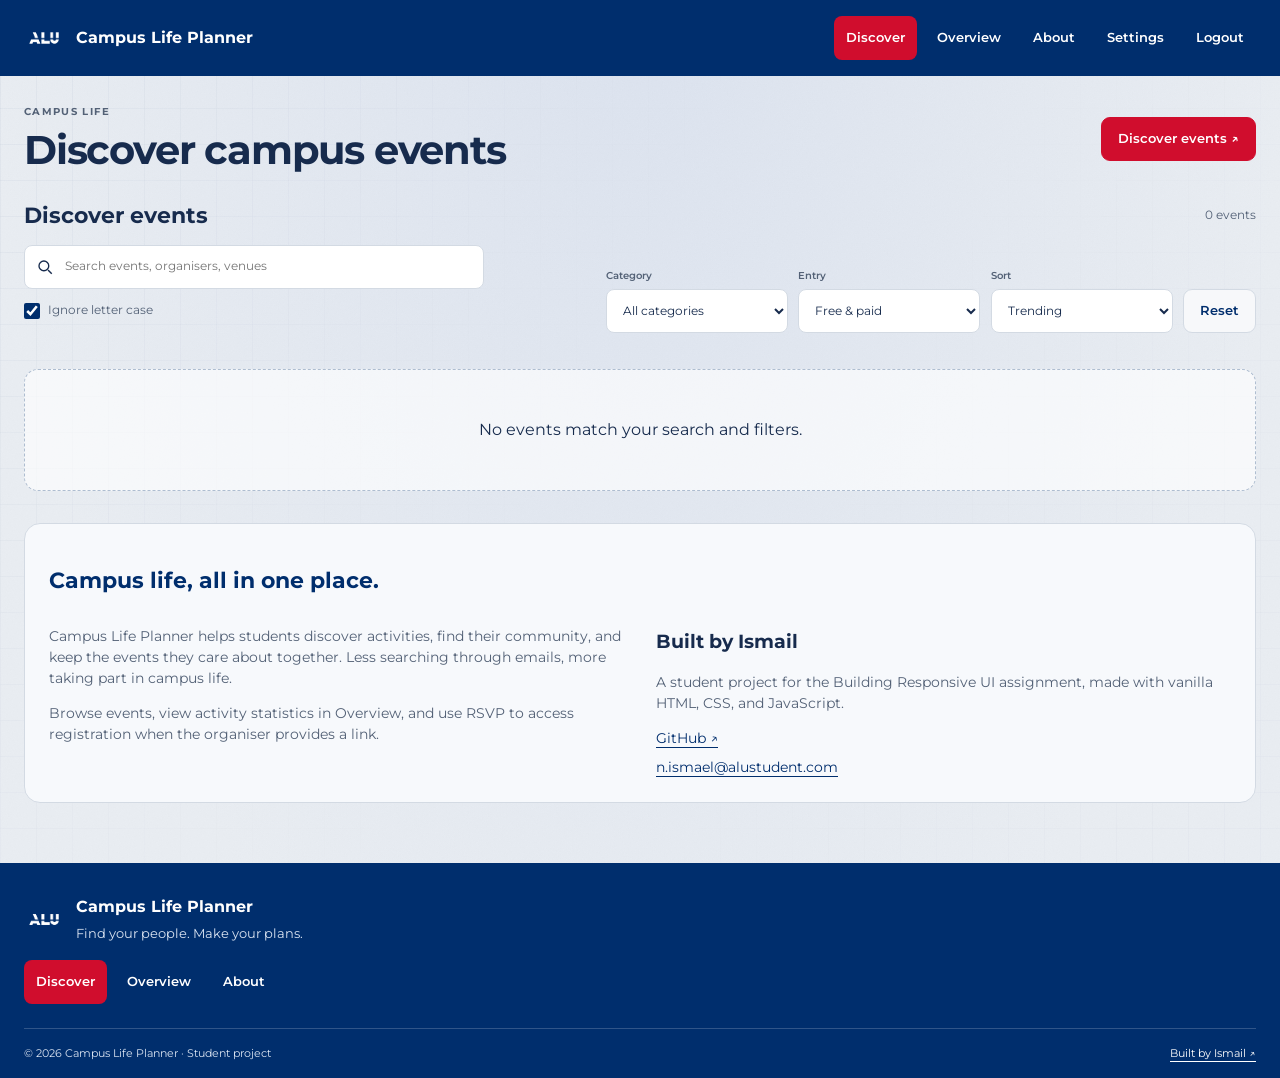
<file: index.html>
<!DOCTYPE html>
<html lang="en">

<head>
    <meta charset="UTF-8">
    <meta name="viewport" content="width=device-width, initial-scale=1.0">
    <title>Discover — Campus Life Planner</title>
    <link rel="stylesheet" href="styles/main.css">
    <link rel="stylesheet" x
        href="https://fonts.googleapis.com/css2?family=Montserrat:wght@400;500;600;700;800&display=swap">
    <link rel="stylesheet" href="styles/organizer.css">
</head>

<body class="student-page" data-page="discover"><a href="#main-content" class="skip-link">Skip to main content</a>
    <header>
        <div class="logo"><img src="White_WOName.png" alt="" width="40" height="40">
            <h1>Campus Life Planner</h1>
        </div>
        <nav aria-label="Main navigation"><a href="index.html" aria-current="page">Discover</a><a
                href="my-events.html">Overview</a><a href="index.html#about">About</a><a
                href="settings.html">Settings</a><a href="login.html">Logout</a>
        </nav>
    </header>

    <div id="create-event" popover class="admin-popup" role="dialog" aria-labelledby="create-event-heading">
        <div class="popup-heading">
            <h2 id="create-event-heading">Create Event</h2>
            <button type="button" class="table-action" popovertarget="create-event" popovertargetaction="hide"
                aria-label="Close">x
            </button>
        </div>

        <form class="admin-form" id="create-form" novalidate>

            <div class="form-field full-field">
                <label for="event-title">Event title</label>
                <input id="event-title" name="title" maxlength="120" aria-describedby="title-error" required>
                <p id="title-error" class="error" aria-live="polite"></p>
            </div>

            <div class="form-field">
                <label for="event-date">Event Date</label>
                <input type="date" id="event-date" name="dueDate" aria-describedby="date-error" required>
                <p id="date-error" class="error" aria-live="polite"></p>
            </div>

            <div class="form-field">
                <label for="event-price">Entry Price (0 for free)</label>
                <input id="event-price" name="price" type="text" inputmode="decimal" value="0" required
                    aria-describedby="event-price-error">
                <p id="event-price-error" class="error" role="status"></p>
            </div>

            <div class="form-field">
                <label for="event-time">Start time</label>
                <input type="time" id="event-time" name="startTime" value="" required>
            </div>
            <div class="form-field">
                <label for="event-duration">Duration in munites</label>
                <input name="duration" id="event-duration" inputmode="decimal"
                    aria-describedby="duration-help duration-error" required>
                <small id="duration-help">For Example, 90 or 45.50</small>
                <p id="duration-error" class="error" aria-live="polite"></p>
            </div>

            <div class="form-field">
                <label for="event-tag">Catergory / tag</label>
                <input name="tag" id="event-tag" placeholder="Careers" aria-describedby="tag-error" required>
                <p id="tag-error" class="error" aria-live="polite"></p>
            </div>

            <div class="form-field">
                <label for="event-venue">Venue</label>
                <input id="event-venue" name="venue" required>
            </div>

            <div class="form-field">
                <label for="event-entry">Entry</label>
                <select id="event-entry" name="entry">
                    <option>Free</option>
                    <option>Paid</option>
                </select>
            </div>
            <div class="form-field">
                <label for="event-url">Registration link</label>
                <input type="url" id="event-url" name="registrationUrl" placeholder="https://">
            </div>
            <div class="form-field full-field">
                <label for="event-description">Description</label>
                <textarea name="description" id="event-description" rows="4" required></textarea>
            </div>
            <div class="full-field">
                <button class="button-primary" type="submit">Save event</button>
                <p id="form-status" role="status"></p>
            </div>
        </form>
    </div>

    <main id="main-content" tabindex="-1">
        <div class="page-topbar">
            <div>
                <p class="eyebrow">CAMPUS LIFE</p>
                <h2 id="dashboard-heading">Discover campus events</h2>
            </div>
            <div class="page-actions">
                <a class="button-primary" href="#events">Discover events ↗</a>
                <button id="create-event-button" class="button-primary" type="button" popovertarget="create-event"
                    hidden>Create Event +</button>
            </div>
        </div>
        <section id="events" aria-labelledby="events-heading">
            <div class="section-heading">
                <h2 id="events-heading">Discover events</h2><span id="event-count" role="status" class="muted small">9
                    events</span>
            </div>
            <form id="discovery-filters" class="search-filter" role="search" aria-label="Find campus events">
                <div class="search"><label class="visually-hidden" for="event-search">Search events</label><input
                        type="search" id="event-search" aria-describedby="filter-error"
                        placeholder="Search events, organisers, venues"><svg class="search-icon" viewBox="0 0 24 24"
                        fill="none" stroke="currentColor" stroke-width="1.8" aria-hidden="true">
                        <circle cx="10.5" cy="10.5" r="6.5" />
                        <path d="m16 16 5 5" />
                    </svg>
                    <label class="case-toggle" for="ignore-case">
                        <input type="checkbox" id="ignore-case" checked>
                        Ignore letter case
                    </label>
                </div>
                <div class="filter-group">
                    <div class="filter-field"><label for="categories">Category</label><select id="categories">
                            <option value="">All categories</option>
                            <option value="Arts">Arts</option>
                            <option value="Careers">Careers</option>
                            <option value="Masterclass">Masterclass</option>
                            <option value="Social">Social</option>
                            <option value="Sports">Sports</option>
                            <option value="Wellbeing">Wellbeing</option>
                            <option value="Workshop">Workshop</option>
                        </select></div>
                    <div class="filter-field"><label for="entry-filter">Entry</label><select id="entry-filter">
                            <option value="">Free & paid</option>
                            <option value="free">Free</option>
                            <option value="paid">Paid</option>
                        </select></div>
                    <div class="filter-field"><label for="event-sort">Sort</label><select id="event-sort">
                            <option value="trending">Trending</option>
                            <option value="popular">Most popular</option>
                            <option value="newest">Newest</option>
                            <option value="oldest">Oldest</option>
                            <option value="date-asc">Date: earliest first</option>
                            <option value="date-desc">Date: latest first</option>
                            <option value="title-asc">Title: A–Z</option>
                            <option value="title-desc">Title: Z–A</option>
                            <option value="duration-asc">Duration: shortest first</option>
                            <option value="duration-desc">Duration: longest first</option>
                        </select></div><button type="reset" class="button-secondary filter-reset">Reset</button>
                </div>
            </form>
            <p id="filter-error" class="error" role="alert"></p>
            <div id="discovery-events" class="event-list"></div>
            <p id="events-empty" class="empty-state" hidden>No events match your search and filters.</p>
            <p id="storage-status" role="status"></p>
            <noscript>
                <p>Enable JavaScript to view and search events.</p>
            </noscript>
        </section>
        <section id="about" aria-labelledby="about-heading">
            <h2 id="about-heading">Campus life, all in one place.</h2>
            <div class="about-columns">
                <div>
                    <p>Campus Life Planner helps students discover activities, find their community, and keep the events
                        they care about together. Less searching through emails, more taking part in campus life.</p>
                    <p>Browse events, view activity statistics in Overview, and use RSVP to access registration when the
                        organiser provides a link.</p>
                </div>
                <div>
                    <h3>Built by Ismail</h3>
                    <p>A student project for the Building Responsive UI assignment, made with vanilla HTML, CSS, and
                        JavaScript.</p>
                    <div class="contact-links"><a href="https://github.com/Ismail-Nd" target="_blank"
                            rel="noopener noreferrer">GitHub ↗</a><a
                            href="mailto:n.ismael@alustudent.com">n.ismael@alustudent.com</a></div>
                </div>
            </div>
        </section>
    </main>

    <footer>
        <div class="footer-content">
            <div class="footer-brand"><img src="White_WOName.png" alt="" width="40" height="40">
                <div><strong>Campus Life Planner</strong>
                    <p>Find your people. Make your plans.</p>
                </div>
            </div>
            <nav aria-label="Footer navigation"><a href="index.html" aria-current="page">Discover</a><a
                    href="my-events.html">Overview</a><a href="index.html#about">About</a></nav>
            <div class="footer-bottom"><span>© 2026 Campus Life Planner · Student project</span><a
                    href="https://github.com/Ismail-Nd">Built by Ismail ↗</a></div>
        </div>
    </footer>
    <p id="ui-status" class="visually-hidden" role="status"></p>
    <script type="module" src="scripts/discovery.js"></script>
</body>

</html>
</file>
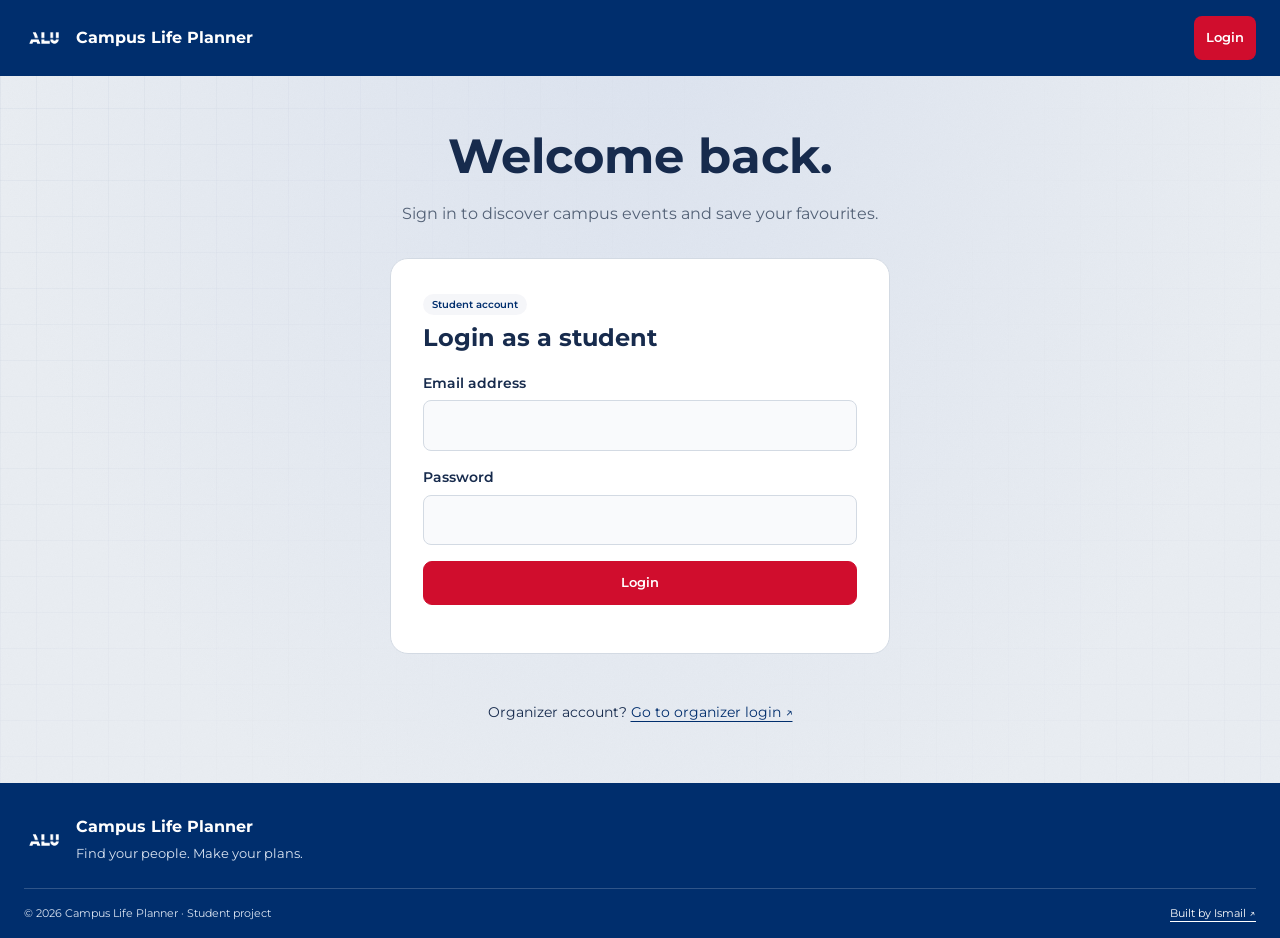
<file: login.html>
<!DOCTYPE html>
<html lang="en">
    <head>
        <meta charset="UTF-8">
        <meta name="viewport" content="width=device-width, initial-scale=1.0">
<title>Student login — Campus Life Planner</title>
<link rel="stylesheet" href="styles/main.css">
<link rel="stylesheet" href="styles/organizer.css">
<link rel="stylesheet" href="https://fonts.googleapis.com/css2?family=Montserrat:wght@400;500;600;700;800&display=swap">
</head>
<body class="student-page login-page" data-role="student">
    <a class="skip-link" href="#main-content">Skip to main content</a>
<header>
    <div class="logo">
        <img src="White_WOName.png" alt="" width="40" height="40">
        <h1>Campus Life Planner</h1>
    </div>
    <nav aria-label="Main navigation">
        <a href="login.html" aria-current="page">Login</a>
    </nav>
</header>
<main id="main-content" tabindex="-1">
    <div class="login-intro">

        <h2>Welcome back.</h2>
        <p class="muted">Sign in to discover campus events and save your favourites.</p>
    </div>
    <div class="login-grid single-login">
        <section class="admin-panel" aria-labelledby="student-heading">
            <span class="event-tag">Student account</span>
            <h2 id="student-heading">Login as a student</h2>
            <form>
                <div class="form-field">
                    <label for="student-email">Email address</label>
                    <input type="email" id="student-email" autocomplete="username" required>
                </div><div class="form-field">
                    <label for="student-password">Password</label>
                    <input type="password" id="student-password" autocomplete="current-password" required>
                </div>
                <button class="button-primary" type="submit">Login</button>
                <p id="login-error" role="alert"></p>
            </form>
        </section>
    </div>
    <p class="account-switch">Organizer account? <a href="organizer-login.html">Go to organizer login ↗</a></p>
</main>
<footer>
    <div class="footer-content">
        <div class="footer-brand">
            <img src="White_WOName.png" alt="" width="40" height="40">
            <div>
                <strong>Campus Life Planner</strong>
                <p>Find your people. Make your plans.</p>
            </div>
        </div><div class="footer-bottom">
            <span>© 2026 Campus Life Planner · Student project</span>
            <a href="https://github.com/Ismail-Nd">Built by Ismail ↗</a>
        </div>
    </div>
</footer>
<script type="module" src="scripts/login.js"></script>
</body>
</html>
</file>
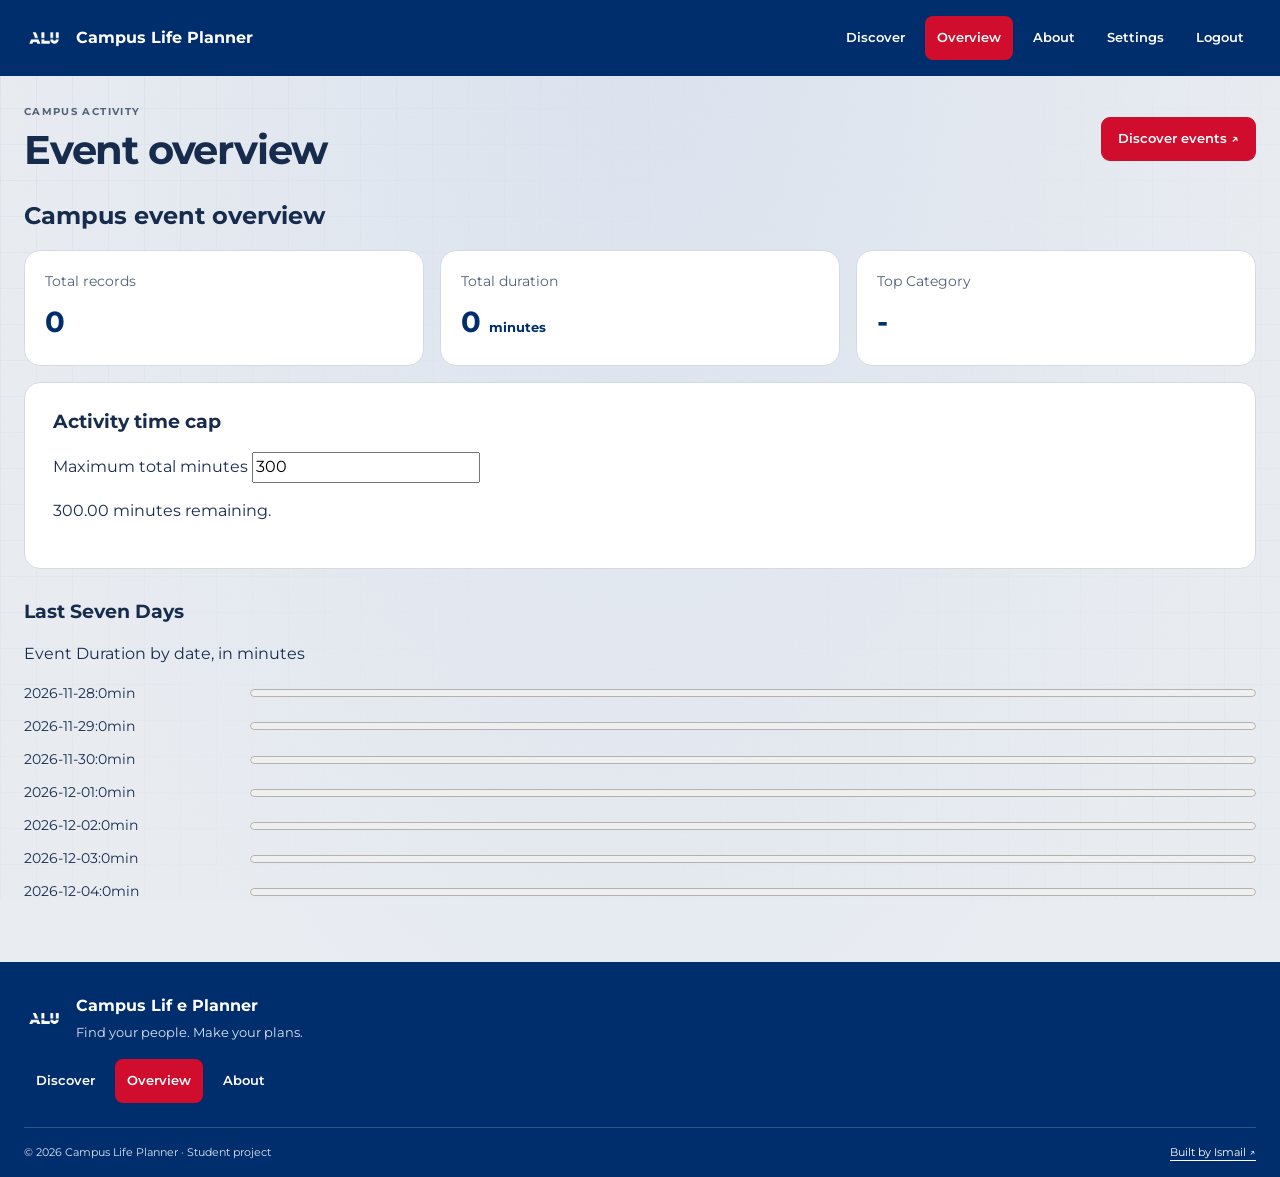
<file: my-events.html>
<!DOCTYPE html>
<html lang="en">

<head>
    <meta charset="UTF-8">
    <meta name="viewport" content="width=device-width, initial-scale=1.0">
    <title>Overview — Campus Life Planner</title>
    <link rel="stylesheet" href="styles/main.css">
    <link rel="stylesheet"
        href="https://fonts.googleapis.com/css2?family=Montserrat:wght@400;500;600;700;800&display=swap">
</head>

<body class="student-page" data-page="saved"><a href="#main-content" class="skip-link">Skip to main content</a>
    <header>
        <div class="logo"><img src="White_WOName.png" alt="" width="40" height="40">
            <h1>Campus Life Planner</h1>
        </div>
        <nav aria-label="Main navigation"><a href="index.html">Discover</a><a href="my-events.html"
                aria-current="page">Overview</a><a
                href="index.html#about">About</a><a href="settings.html">Settings</a><a href="login.html">Logout</a>
        </nav>
    </header>
    <main id="main-content" tabindex="-1">
        <div class="page-topbar">
            <div>
                <p class="eyebrow">CAMPUS ACTIVITY</p>
                <h2 id="saved-heading">Event overview</h2>
            </div><a class="button-primary" href="index.html#events">Discover events ↗</a>
        </div>
        <section aria-labelledby="saved-heading">
            <section aria-labelledby="stats-heading">
                <h2 id="stats-heading"> Campus event overview </h2>
                <dl class="planning-stats">
                    <div>
                        <dt>Total records</dt>
                        <dd id="total-records">0</dd>
                    </div>

                    <div>
                        <dt>Total duration</dt>
                        <dd>
                            <span id="total-duration">0</span>
                            <small id="duration-unit">minutes</small>
                        </dd>
                    </div>
                    

                    <div>
                        <dt>Top Category</dt>
                        <dd id="top-category">-</dd>
                    </div>

                </dl>

            <div class="settings-panel">
                <h3>Activity time cap</h3>
                <label for="time-cap">Maximum total minutes</label>
                <input type="number" id="time-cap" min="0" step="0.01" value="300" required >
                <p id="cap-remaining" role="status"></p>
                <p id="cap-overage" role="alert"></p>
            </div>

            </section>

            <section aria-labelledby="trend-haeding">
                <h3 id="trend-haeding">Last Seven Days</h3>
                <p>Event Duration by date, in minutes</p>
                <div id="weekly-chart"></div>
            </section>
        </section>
    
    </main>

    <footer>
        <div class="footer-content">
            <div class="footer-brand"><img src="White_WOName.png" alt="" width="40" height="40">
                <div><strong>Campus Lif
                        e Planner</strong>
                    <p>Find your people. Make your plans.</p>
                </div>
            </div>
            <nav aria-label="Footer navigation"><a href="index.html">Discover</a><a href="my-events.html"
                    aria-current="page">Overview</a><a
                    href="index.html#about">About</a></nav>
            <div class="footer-bottom"><span>© 2026 Campus Life Planner · Student project</span><a
                    href="https://github.com/Ismail-Nd">Built by Ismail ↗</a></div>
        </div>
    </footer>
    <p id="ui-status" class="visually-hidden" role="status"></p>

    <script type="module" src="scripts/stats.js"></script>
</body>

</html>
</file>
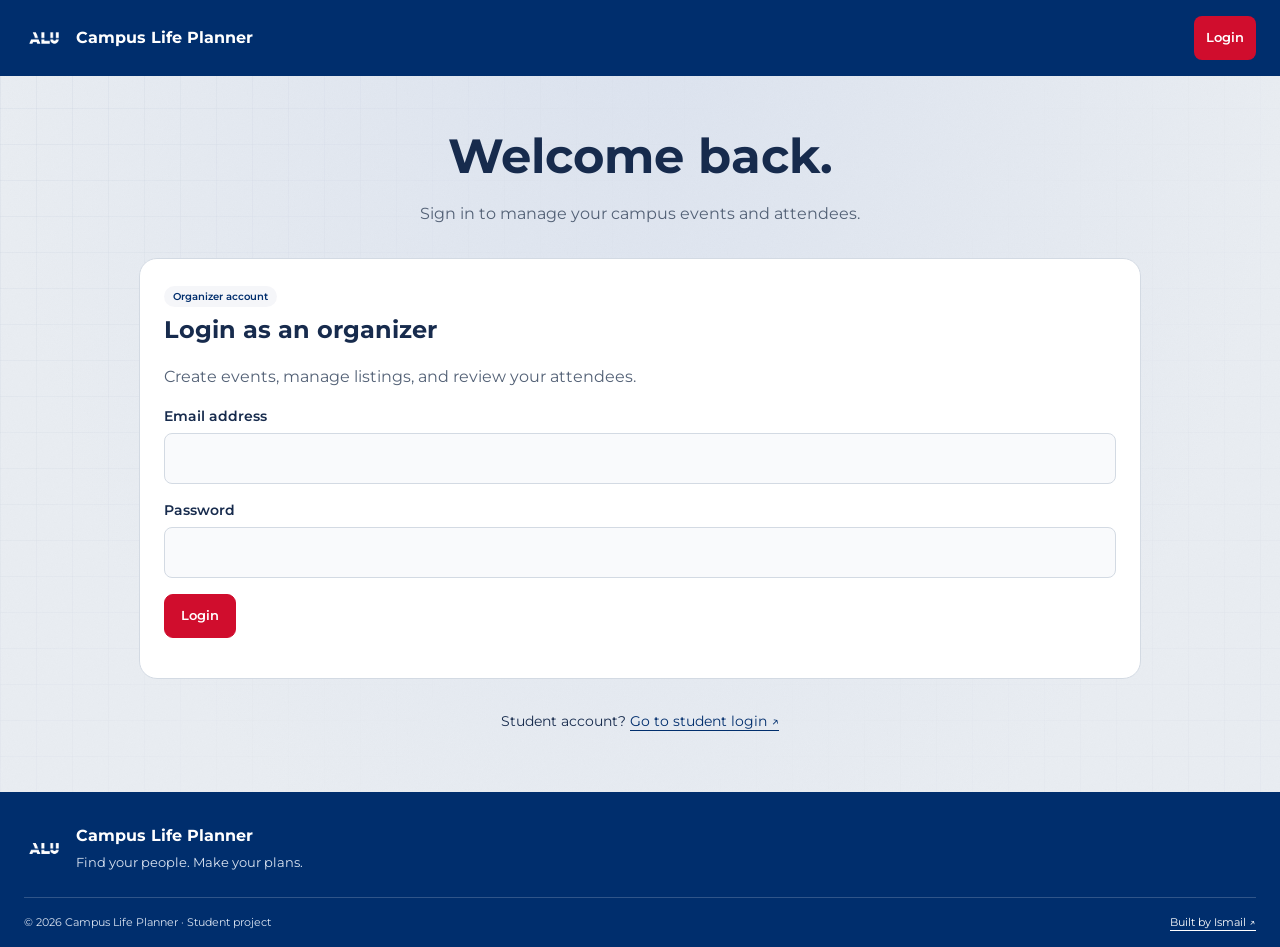
<file: organizer-login.html>
<!DOCTYPE html>

<html lang="en"><head><meta charset="UTF-8"><meta name="viewport" content="width=device-width, initial-scale=1.0">
<title>Organizer login — Campus Life Planner</title><link rel="stylesheet" href="styles/main.css"><link rel="stylesheet" href="styles/organizer.css">
<link rel="stylesheet" href="https://fonts.googleapis.com/css2?family=Montserrat:wght@400;500;600;700;800&display=swap"></head>
<body class="student-page login-page" data-role="admin"><a class="skip-link" href="#main-content">Skip to main content</a>
<header><div class="logo"><img src="White_WOName.png" alt="" width="40" height="40">
    <h1>Campus Life Planner</h1></div>
    <nav aria-label="Main navigation">
        <a href="organizer-login.html" aria-current="page">Login</a>
    </nav>
</header
><main id="main-content" tabindex="-1"><div class="login-intro">
    <h2>Welcome back.</h2>
    <p class="muted">Sign in to manage your campus events and attendees.</p>
</div>
    <section class="admin-panel" aria-labelledby="organizer-heading">
        <span class="event-tag">Organizer account</span>
        <h2 id="organizer-heading">Login as an organizer</h2>
        <p class="muted">Create events, manage listings, and review your attendees.</p>
        <form><div class="form-field">
            <label for="organizer-email">Email address</label>
            <input type="email" id="organizer-email" autocomplete="username" required>
        </div><div class="form-field">
            <label for="organizer-password">Password</label>
            <input type="password" id="organizer-password" autocomplete="current-password" required>
        </div>
        <button class="button-primary" type="submit" >Login</button>
        <p id="login-error" role="alert"></p>
    </form>
</section>
</div>
<p class="account-switch">Student account? <a href="login.html">Go to student login ↗</a></p>
</main>
<footer>
    <div class="footer-content">
        <div class="footer-brand">
            <img src="White_WOName.png" alt="" width="40" height="40">
            <div>
                <strong>Campus Life Planner</strong>
                <p>Find your people. Make your plans.</p>
            </div>
        </div>
        <div class="footer-bottom"
        ><span>© 2026 Campus Life Planner · Student project</span>
        <a href="https://github.com/Ismail-Nd">Built by Ismail ↗</a>
    </div>
</div>
</footer> 
<script type="module" src="scripts/login.js"></script> 
</body>
</html>
</file>
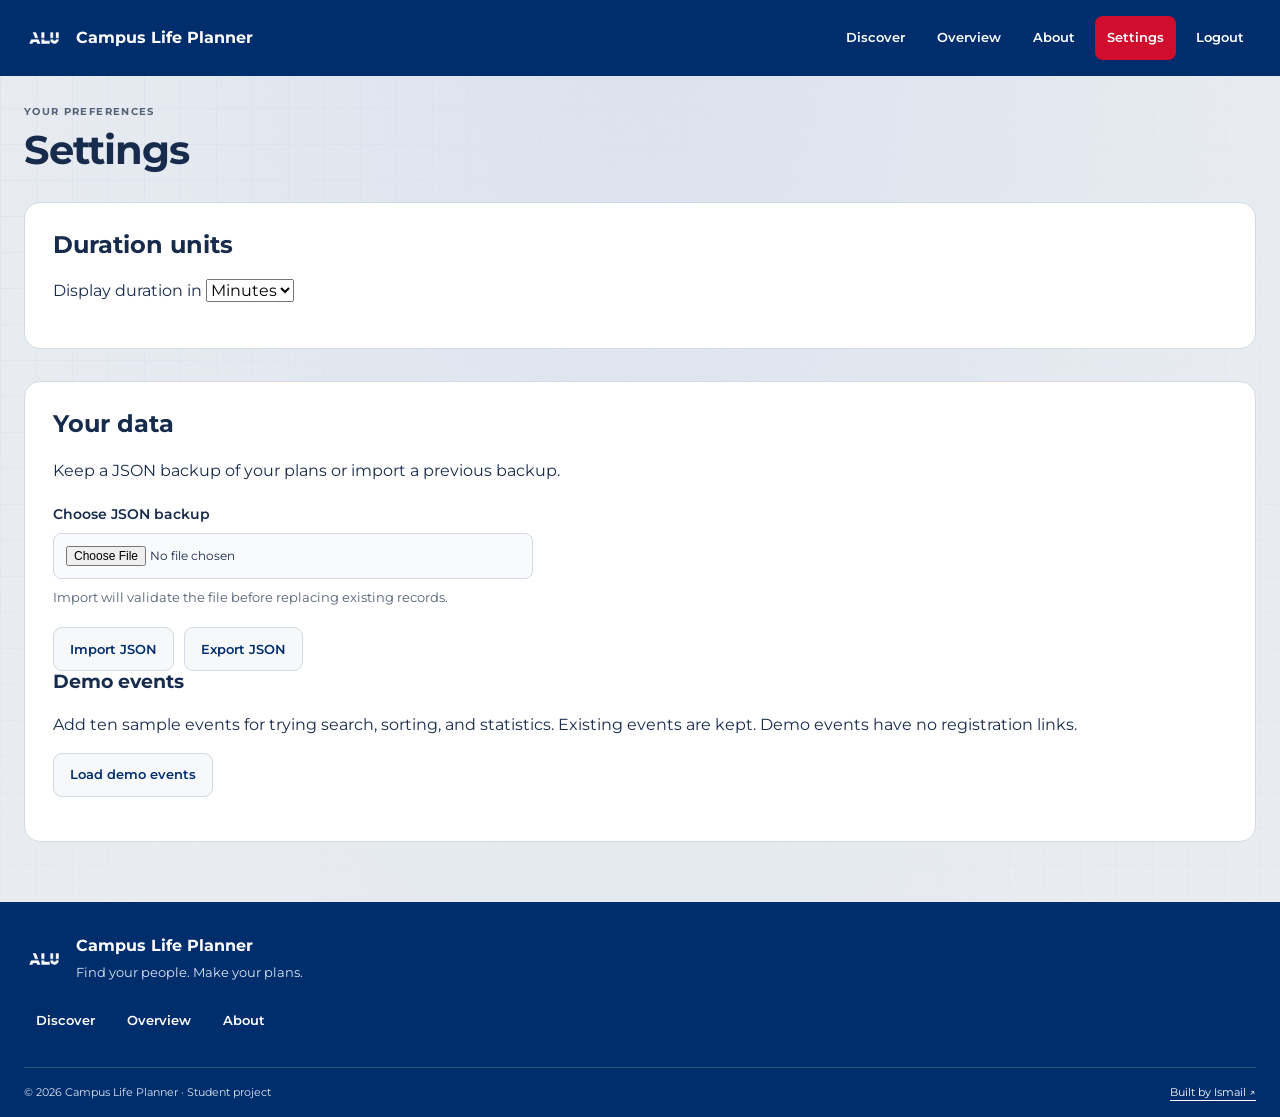
<file: settings.html>
<!DOCTYPE html>
<html lang="en">

<head>
    <meta charset="UTF-8">
    <meta name="viewport" content="width=device-width, initial-scale=1.0">
    <title>Settings — Campus Life Planner</title>
    <link rel="stylesheet" href="styles/main.css">
    <link rel="stylesheet"
        href="https://fonts.googleapis.com/css2?family=Montserrat:wght@400;500;600;700;800&display=swap">
</head>

<body class="student-page" data-page="settings"><a href="#main-content" class="skip-link">Skip to main content</a>
    <header>
        <div class="logo"><img src="White_WOName.png" alt="" width="40" height="40">
            <h1>Campus Life Planner</h1>
        </div>
        <nav aria-label="Main navigation"><a href="index.html">Discover</a><a href="my-events.html">Overview</a><a
                href="index.html#about">About</a><a href="settings.html" aria-current="page">Settings</a><a
                href="login.html">Logout</a></nav>
    </header>
    <main id="main-content" tabindex="-1">
        <div class="page-topbar">
            <div>
                <p class="eyebrow">YOUR PREFERENCES</p>
                <h2>Settings</h2>
            </div>
        </div>
        <section class="settings-panel" aria-labelledby="units-heading">
            <h2 id="units-heading">Duration units</h2>

            <label for="display-unit">Display duration in</label>
            <select name="" id="display-unit">
                <option value="minutes">Minutes</option>
                <option value="hours">Hours</option>
            </select>

            <p id="unit-status" role="status"></p>

        </section>
        <section class="settings-panel" aria-labelledby="data-heading">
            <h2 id="data-heading">Your data</h2>
            <p>Keep a JSON backup of your plans or import a previous backup.</p>
            <div class="settings-field"><label for="json-import">Choose JSON backup</label><input type="file"
                    id="json-import" accept=".json,application/json"><small>Import will validate the file
                    before replacing existing records.</small></div>
            <div class="page-actions"><button type="button" id="import-json" class="button-secondary">Import
                    JSON</button><button type="button" id="export-json" class="button-secondary">Export JSON</button></div>
    
            <h3>Demo events</h3>
            <p>Add ten sample events for trying search, sorting, and statistics. Existing events are kept. Demo events have no registration links.</p>
            <button type="button" id="load-demo" class="button-secondary">Load demo events</button>
            <p id="settings-status" role="status"></p>
        </section>
    </main>
    <footer>
        <div class="footer-content">
            <div class="footer-brand"><img src="White_WOName.png" alt="" width="40" height="40">
                <div><strong>Campus Life Planner</strong>
                    <p>Find your people. Make your plans.</p>
                </div>
            </div>
            <nav aria-label="Footer navigation"><a href="index.html">Discover</a><a href="my-events.html">Overview</a><a
                    href="index.html#about">About</a></nav>
            <div class="footer-bottom"><span>© 2026 Campus Life Planner · Student project</span><a
                    href="https://github.com/Ismail-Nd">Built by Ismail ↗</a></div>
        </div>
    </footer>
    <script type="module" src="scripts/settings.js" ></script>
</body>

</html>
</file>
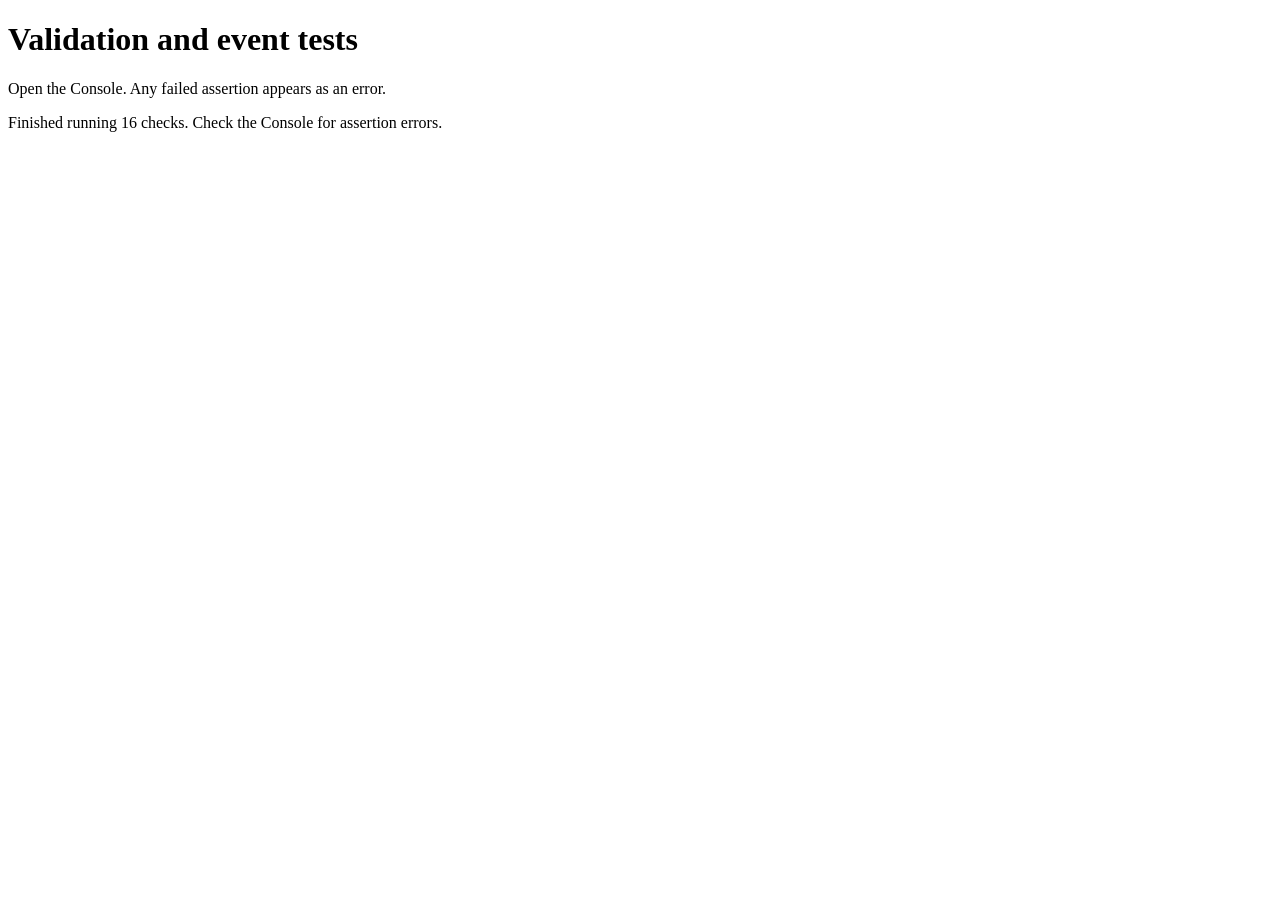
<file: tests.html>
<!DOCTYPE html>
<html lang="en">

<head>
    <meta charset="UTF-8">
    <meta name="viewport" content="width=device-width, initial-scale=1.0">
    <title>Validation and M4 Tests</title>
</head>

<body>
    <main><h1>Validation and event tests</h1><p>Open the Console. Any failed assertion appears as an error.</p><p id="test-status" role="status">Running tests…</p></main>

    <script type="module">
        import {
            isValidDuration,
            isValidTitle,
            isValidTag,
            isValidDate,
            hasDuplicateWords,
            collapseTitleSpaces
        } from "./scripts/validators.js";

        import { compileRegex, highlightMatch } from "./scripts/search.js";
        import { sortEvents } from "./scripts/sorting.js";
        import { events } from "./scripts/events-data.js";

        // Duration
        console.assert(isValidDuration("45.50") === true,
            "Valid duration");
        console.assert(isValidDuration("012.943") === false,
            "Invalid duration");

        // Title
        console.assert(isValidTitle("Campus Fair") === true,
            "Valid title");
        console.assert(isValidTitle(" Campus Fair ") === false,
            "Reject edge spaces");

        // Category
        console.assert(isValidTag("Campus-Life") === true,
            "Valid category");
        console.assert(isValidTag("Sports2") === false,
            "Reject digits in category");

        // Calendar dates
        console.assert(isValidDate("2024-02-29") === true,
            "Valid leap-year date");
        console.assert(isValidDate("2026-02-30") === false,
            "Reject impossible date");

        // Advanced regex
        console.assert(hasDuplicateWords("Campus campus") === true,
            "Detect repeated words");

        // Space cleanup
        console.assert(
            collapseTitleSpaces("Campus  Fair") === "Campus Fair",
            "Collapse double spaces"
        );

        // M4 essentials
        console.assert(compileRegex("campus", true).test("CAMPUS"), "Ignore case matches");
        console.assert(!compileRegex("campus", false).test("CAMPUS"), "Exact case differs");
        let rejectedPattern = false;
        try { compileRegex("["); } catch { rejectedPattern = true; }
        console.assert(rejectedPattern, "Invalid regex is rejected");
        console.assert(sortEvents(events, "duration-asc")[0].duration === 30, "Shortest duration first");
        console.assert(sortEvents(events, "duration-desc")[0].duration === 150, "Longest duration first");
        const title = document.createElement("h3");
        highlightMatch(title, "Campus campus <img>", /campus/i);
        console.assert(title.querySelectorAll("mark").length === 2 && title.textContent === "Campus campus <img>" && !title.querySelector("img"), "All matches highlighted; text is not treated as HTML");

        document.querySelector("#test-status").textContent = "Finished running 16 checks. Check the Console for assertion errors.";
        console.log("Finished running 16 checks.");
    </script>

</body>

</html>
</file>
<file: styles/main.css>
/* Luma-inspired layout; ALU navy/red palette. Student pages only. */
.student-page {
    --navy: #002e6d;
    --red: #d00d2d;
    --text: #172b4d;
    --muted: #536176;
    --border: #d3dae3;
    position: relative;
    isolation: isolate;
    margin: 0;
    font-family: Montserrat, system-ui, sans-serif;
    line-height: 1.55;
    color: var(--text);
    background: radial-gradient(ellipse at 50% 0, #dce3ef, transparent 650px), #e9edf2;
}

.student-page *,
.student-page *::before,
.student-page *::after {
    box-sizing: border-box;
}

.student-page::before,
.student-page::after {
    content: '';
    position: fixed;
    inset: 0;
    z-index: -1;
    pointer-events: none;
}

.student-page::before {
    background: url('../assets/noise.svg') repeat;
    opacity: .045;
}

.student-page::after {
    background-image: linear-gradient(#002e6d18 1px, transparent 1px), linear-gradient(90deg, #002e6d18 1px, transparent 1px);
    background-size: 36px 36px;
    mask-image: linear-gradient(115deg, #000, #0003 35%, transparent 55%, #0008);
    opacity: .4;
}

.student-page [hidden] {
    display: none !important;
}

.student-page :focus-visible {
    outline: 1px solid var(--navy);
    outline-offset: 4px;
}

.student-page h1,
.student-page h2,
.student-page h3 {
    line-height: 1.2;
}

.student-page a {
    color: var(--navy);
    text-underline-offset: 4px;
}

.student-page a:hover {
    color: var(--red);
}

.student-page button,
.student-page input,
.student-page select {
    font: inherit;
}

.student-page button {
    cursor: pointer;
}

.student-page .visually-hidden {
    position: absolute;
    width: 1px;
    height: 1px;
    padding: 0;
    margin: -1px;
    overflow: hidden;
    clip-path: inset(50%);
    white-space: nowrap;
    border: 0;
}

.student-page .skip-link {
    position: absolute;
    top: .5rem;
    left: .5rem;
    z-index: 20;
    padding: .75rem 1rem;
    background: var(--navy);
    color: white;
    transform: translateY(-200%);
}

.student-page .skip-link:focus {
    transform: translateY(0);
}

.student-page header {
    display: flex;
    flex-wrap: wrap;
    align-items: center;
    justify-content: space-between;
    gap: 1rem;
    padding: 1rem;
    background: var(--navy);
    color: white;
}

.student-page .logo {
    display: flex;
    align-items: center;
    gap: .75rem;
}

.student-page .logo img {
    object-fit: contain;
}

.student-page .logo h1 {
    font-size: 1rem;
    margin: 0;
}

.student-page nav {
    display: flex;
    flex-wrap: wrap;
    gap: .25rem;
}

.student-page nav a {
    display: inline-flex;
    align-items: center;
    min-height: 44px;
    padding: 10px 12px;
    color: white;
    font-size: .8rem;
    font-weight: 600;
    border-radius: 8px;
    text-decoration: none;
    transition: background-color 180ms ease;
}

.student-page nav a:hover,
.student-page nav a:focus-visible,
.student-page nav a[aria-current='page'] {
    background: var(--red);
    color: white;
}

.student-page header :focus-visible,
.student-page footer :focus-visible {
    outline-color: white;
}

.student-page main {
    width: 100%;
    max-width: 1400px;
    margin-inline: auto;
    min-height: 65vh;
    padding: 1.5rem 16px;
}

.student-page section {
    margin-bottom: 2rem;
    scroll-margin-top: 1rem;
}

.student-page .page-topbar {
    display: flex;
    flex-wrap: wrap;
    align-items: center;
    justify-content: space-between;
    gap: 1rem;
    margin-bottom: 1.75rem;
}

.student-page .page-topbar h2 {
    font-size: clamp(1.75rem, 3.5vw, 2.5rem);
    margin: 0;
    letter-spacing: -.03em;
}

.student-page .eyebrow {
    font-size: .65rem;
    font-weight: 700;
    letter-spacing: .13em;
    color: var(--muted);
    margin: 0 0 .35rem;
}

.student-page .page-actions {
    display: flex;
    flex-wrap: wrap;
    gap: .65rem;
}

.student-page .button-primary,
.student-page .button-secondary,
.student-page .icon-button {
    display: inline-flex;
    align-items: center;
    justify-content: center;
    min-height: 44px;
    padding: 10px 16px;
    border-radius: 9px;
    border: 1px solid var(--border);
    font-size: .8rem;
    font-weight: 600;
    text-decoration: none;
    gap: .5rem;
}

.student-page .button-primary {
    background: var(--red);
    color: white;
    border-color: var(--red);
    transition: background-color 180ms ease;
}

.student-page .button-primary:hover {
    color: white;
    background: #b30b27;
}

.student-page .button-secondary,
.student-page .icon-button {
    background: #f7f8fa;
    color: var(--navy);
}

.student-page .button-secondary:hover,
.student-page .icon-button:hover {
    background: #e5ebf3;
    color: var(--navy);
}

.student-page .icon-button {
    width: 44px;
    padding: 8px;
    font-size: 1.1rem;
}

.student-page .section-heading {
    display: flex;
    align-items: center;
    justify-content: space-between;
    flex-wrap: wrap;
    gap: .75rem;
    margin-bottom: 1rem;
}

.student-page .section-heading h2 {
    margin: 0;
    font-size: 1.4rem;
}

.student-page .muted {
    color: var(--muted);
}

.student-page .small {
    font-size: .75rem;
}



.student-page .event-facts {
    display: grid;
    grid-template-columns: auto minmax(0, 1fr);
    gap: 0 1rem;
    margin: 1rem 0;
    font-size: .8rem;
}

.student-page .event-facts dt,
.student-page .event-facts dd {
    padding: .6rem 0;
    margin: 0;
    border-bottom: 1px solid #e0e5ec;
}

.student-page .event-facts dt {
    color: var(--muted);
}

.student-page .event-facts dd {
    font-weight: 600;
    overflow-wrap: anywhere;
}

.student-page .carousel-controls {
    display: flex;
    justify-content: space-between;
    gap: 1rem;
    align-items: center;
    margin-top: .75rem;
}

.student-page .carousel-dots,
.student-page .carousel-buttons {
    display: flex;
    align-items: center;
    gap: .5rem;
}

.student-page .carousel-dot {
    width: 28px;
    height: 32px;
    padding: 8px;
    background: transparent;
    border: 0;
}

.student-page .carousel-dot::before {
    content: '';
    display: block;
    width: 8px;
    height: 8px;
    border-radius: 50%;
    background: #a4b1c4;
}

.student-page .carousel-dot[aria-current='true']::before {
    background: var(--red);
}

.student-page .search-filter {
    display: flex;
    flex-direction: column;
    gap: 1rem;
    padding: 0;
    border: 0;
    background: transparent;
    margin-bottom: 1.25rem;
}

.student-page .search {
    position: relative;
    width: 100%;
    max-width: 520px;
    min-width: 0;
}

.student-page .filter-group {
    display: flex;
    flex-wrap: wrap;
    align-items: flex-end;
    gap: .65rem;
    width: 100%;
}

.student-page .filter-field {
    flex: 1 1 125px;
    min-width: 0;
}

.student-page .filter-field label {
    display: block;
    font-size: .65rem;
    font-weight: 600;
    color: var(--muted);
    margin: 0 0 .25rem;
}

.student-page .search input,
.student-page .filter-field input,
.student-page .filter-field select {
    width: 100%;
    min-height: 44px;
    padding: 10px 12px;
    background: #fff;
    color: var(--text);
    border: 1px solid var(--border);
    border-radius: 8px;
    font-size: .75rem;
    min-width: 0;
}

.student-page .filter-field select {
    padding-right: 30px;
}

.student-page .search input {
    padding-left: 40px;
}

.student-page .search-icon {
    position: absolute;
    top: 50%;
    left: 12px;
    transform: translateY(-50%);
    width: 18px;
    height: 18px;
    pointer-events: none;
}

.student-page .error {
    color: #a30c26;
    font-size: .8rem;
}

.student-page .error:empty {
    display: none;
}

.student-page .event-list {
    display: flex;
    flex-wrap: wrap;
    gap: 1rem;
}

.student-page .event-card {
    flex: 0 1 100%;
    min-width: 0;
    display: flex;
    flex-direction: column;
    overflow: hidden;
    background: #fff;
    border: 5px solid #fff;
    border-radius: 25px;
    box-shadow: 0 5px 14px #001b4024;
    transition: box-shadow 180ms ease, border-color 180ms ease;
}

.student-page .event-card:hover {
    border-color: #fff;
    box-shadow: 0 9px 22px #001b4030;
}

.student-page .event-cover {
    display: block;
    width: 100%;
    height: 170px;
    object-fit: cover;
    object-position: center 30%;
}

.student-page .event-card-content {
    position: relative;
    display: flex;
    flex-direction: column;
    flex: 1;
    margin-top: -20px;
    padding: 1rem;
    border-radius: 20px 20px 0 0;
    background: #fff;
    color: var(--text);
}

.student-page .event-tag {
    align-self: flex-start;
    font-size: .65rem;
    padding: 4px 9px;
    background: #002e6d0a;
    color: var(--navy);
    border-radius: 999px;
    font-weight: 600;
}

.student-page .event-card h3 {
    font-size: 1.15rem;
    margin: .85rem 0 .65rem;
}

.student-page .event-title-button {
    text-align: left;
    color: var(--navy);
    border: 0;
    background: transparent;
    font: inherit;
    font-weight: 700;
    padding: 0;
}

.student-page .event-summary {
    margin: 0 0 1rem;
    font-size: .8rem;
    color: var(--muted);
}

.student-page .event-meta {
    color: var(--muted);
    font-size: .75rem;
    margin: auto 0 .85rem;
}

.student-page .event-meta span {
    display: block;
    margin-top: .25rem;
}

.student-page .card-actions {
    display: flex;
    flex-wrap: nowrap;
    gap: .65rem;
    margin-top: .75rem;
}

.student-page .card-actions .button-primary {
    flex: 1 1 auto;
    padding: 10px 12px;
    min-width: 0;
    font-size: .85rem;
}

.student-page .recommended .card-actions {
    max-width: 400px;
}

.student-page .empty-state {
    text-align: center;
    padding: 3rem 1rem;
    background: #ffffffa0;
    border: 1px dashed #aebdd0;
    border-radius: 14px;
}

.student-page .empty-state p {
    color: var(--muted);
    font-size: .85rem;
}

.student-page .organizer-list {
    display: flex;
    flex-wrap: wrap;
    gap: 1rem;
}

.student-page #about {
    padding: 1.5rem;
    background: #f7f9fc;
    border: 1px solid var(--border);
    border-radius: 16px;
}

.student-page #about h2 {
    font-size: 1.4rem;
    color: var(--navy);
}

.student-page .about-columns {
    display: flex;
    flex-wrap: wrap;
    gap: 2rem;
}

.student-page .about-columns>div {
    flex: 1 1 280px;
    min-width: 0;
}

.student-page .about-columns p {
    color: var(--muted);
    font-size: .85rem;
}

.student-page .contact-links {
    display: flex;
    flex-direction: column;
    gap: .5rem;
    overflow-wrap: anywhere;
    font-size: .85rem;
}

.student-page .prototype-note {
    padding-top: 1rem;
    border-top: 1px solid var(--border);
    font-size: .75rem;
    color: var(--muted);
}

.student-page footer {
    background: var(--navy);
    color: white;
    padding: 2rem 16px 1rem;
}

.student-page .footer-brand {
    display: flex;
    gap: .75rem;
    align-items: center;
    margin-bottom: 1rem;
}

.student-page .footer-brand img {
    object-fit: contain;
}

.student-page .footer-brand p {
    margin: .25rem 0 0;
    color: #dae4f2;
    font-size: .8rem;
}

.student-page .footer-bottom {
    display: flex;
    flex-wrap: wrap;
    justify-content: space-between;
    gap: .75rem;
    margin-top: 1.5rem;
    padding-top: 1rem;
    border-top: 1px solid #ffffff30;
    color: #dae4f2;
    font-size: .7rem;
}

.student-page .footer-bottom a {
    color: white;
}

.student-page dialog {
    width: min(760px, calc(100% - 32px));
    max-height: 90vh;
    padding: 1.25rem;
    border: 1px solid var(--border);
    border-radius: 18px;
    background: #f9fafc;
    color: var(--text);
}

.student-page dialog::backdrop {
    background: #001b4099;
    backdrop-filter: blur(3px);
}

.student-page .dialog-top {
    display: flex;
    justify-content: space-between;
    align-items: center;
    gap: 1rem;
    color: var(--muted);
    font-size: .8rem;
    margin-bottom: 1rem;
}

.student-page .dialog-image {
    display: block;
    width: min(100%, 280px);
    height: auto;
    margin-inline: auto;
    border-radius: 12px;
}

.student-page #dialog-title {
    color: var(--navy);
    font-size: 1.5rem;
}

.student-page #dialog-status {
    color: #a30c26;
    font-size: .8rem;
}

/* Reference-inspired rounded white panels; no folder tab. */
.student-page .event-card .event-tag {
    background: #002e6d0a;
    color: var(--navy);
}

.student-page .event-card :focus-visible {
    outline-color: var(--navy);
}

@media (min-width:360px) {
    .student-page nav {
        gap: .5rem;
    }
}

@media (min-width:768px) {
    .student-page main {
        padding: 1.75rem 24px;
    }

    .student-page header,
    .student-page footer {
        padding-inline: 24px;
    }

    .student-page .recommended {
        flex-direction: row;
        align-items: stretch;
        gap: 2rem;
        padding: 1.25rem;
    }

    .student-page .recommended-image {
        flex: 0 0 38%;
        width: 38%;
        max-width: 400px;
        position: relative;
        background: var(--navy);
        min-height: 400px;
    }

    .student-page .recommended-image img {
        position: absolute;
        inset: 0;
        width: 100%;
        height: 100%;
        object-fit: contain;
    }

    .student-page .recommended-description {
        padding: .5rem 0;
    }

    .student-page .event-card {
        flex-basis: calc((100% - 1rem)/2);
    }
}

@media (min-width:1024px) {
    .student-page .search-filter {
        flex-direction: row;
        align-items: flex-end;
        justify-content: space-between;
    }

    .student-page .search {
        flex: 1 1 320px;
        max-width: 460px;
    }

    .student-page .filter-group {
        flex: 0 1 650px;
        width: auto;
        flex-wrap: nowrap;
        margin-left: auto;
    }

    .student-page .event-card {
        flex-basis: calc((100% - 2rem)/3);
    }

    .student-page .event-cover {
        height: 170px;
    }
}

@media (prefers-reduced-motion:reduce) {

    .student-page nav a,
    .student-page .button-primary,
    .student-page .event-card {
        transition: none;
    }
}

/* M2 settings and planning dashboard layouts. */
.student-page .settings-panel {
    background: white;
    padding: 1.25rem;
    border: 1px solid var(--border);
    border-radius: 16px;
}

.student-page .settings-panel h2,
.student-page .settings-panel h3 {
    margin-top: 0;
}

.student-page .settings-field {
    display: flex;
    flex-direction: column;
    gap: .5rem;
    margin: 1.25rem 0;
}

.student-page .settings-field label {
    font-weight: 600;
    font-size: .85rem;
}

.student-page .settings-field input,
.student-page .settings-field select {
    width: 100%;
    max-width: 480px;
    min-height: 44px;
    padding: .75rem;
    border: 1px solid var(--border);
    border-radius: 8px;
    background: #f9fafc;
    color: var(--text);
}

.student-page .settings-field small {
    color: var(--muted);
}

.student-page .planning-stats {
    display: flex;
    flex-wrap: wrap;
    gap: 1rem;
}

.student-page .planning-stats>div {
    flex: 1 1 200px;
    background: white;
    border: 1px solid var(--border);
    border-radius: 16px;
    padding: 1.25rem;
}

.student-page .planning-stats dt {
    color: var(--muted);
    font-size: .85rem;
}

.student-page .planning-stats dd {
    margin: .5rem 0 0;
    font-size: 1.8rem;
    font-weight: 700;
    color: var(--navy);
}

.student-page .planning-stats small,
.student-page .target-value small {
    font-size: .8rem;
}

.student-page .planning-panels {
    display: flex;
    flex-wrap: wrap;
    gap: 1rem;
}

.student-page .planning-panels>section {
    flex: 1 1 300px;
    min-width: 0;
}

.student-page .trend-chart {
    display: flex;
    gap: .5rem;
    list-style: none;
    padding: 0;
    margin: 1rem 0 0;
    height: 130px;
}

.student-page .trend-chart li {
    flex: 1;
    min-width: 0;
    display: flex;
    flex-direction: column;
    justify-content: flex-end;
    align-items: center;
    gap: .4rem;
    font-size: .7rem;
}

.student-page .trend-bar {
    height: var(--bar-height);
    width: min(100%, 32px);
    background: var(--navy);
    border-radius: 5px 5px 0 0;
}

.student-page .target-value {
    font-size: 1.6rem;
    font-weight: 700;
}

.student-page progress {
    width: 100%;
    accent-color: var(--red);
}

.student-page .logo {
    min-width: 0;
}

.student-page .event-card,
.student-page .recommended-description {
    min-width: 0;
}

.student-page .settings-field input[type=file] {
    font-size: .75rem;
}

@media (min-width: 768px) {
    .student-page .settings-panel {
        padding: 1.75rem;
    }
}

.student-page .case-toggle {
    display: flex;
    align-items:
        center;
    gap: .5rem;
    min-height: 44px;
    font-size: .75rem;
    color: var(--muted);
}

.student-page .case-toggle input {
    width: 16px;
    min-height: 16px;
    height: 16px;
    margin: 0;
    accent-color: var(--navy);
}

.student-page .search:has(.case-toggle) .search-icon {
    top: 22px;
}

.student-page mark {
    background: #ffe19a;
    color: #172b4d;
    border-radius: 2px;
    padding: 0 .05em;
}

.student-page .chart-row {
    display: flex;
    flex-wrap: wrap;
    align-items: center;
    gap: 1rem;
    margin-bottom: 0.75rem;
}

.student-page .chart-row span {
    flex: 0 0 210px;
    font-size: 0.85rem;
}

.student-page .chart-row progress {
    flex: 1 1 150px;
    min-width: 0;
    accent-color: var(--navy);
}
</file>
<file: styles/organizer.css>
/* Organizer and account layouts; shared colors and navigation use main.css. */
.admin-page .prototype-note,
.login-page .prototype-note {
    padding: 1rem;
    border-left: 3px solid var(--red);
    background: #ffffffb0;
    border-radius: 8px;
    font-size: .85rem;
    margin-bottom: 1.5rem;
}

.admin-stats {
    display: flex;
    flex-wrap: wrap;
    gap: 1rem;
    margin-bottom: 2rem;
}

.admin-stats article {
    flex: 1 1 200px;
    padding: 1.4rem;
    background: white;
    border: 1px solid var(--border);
    border-radius: 16px;
}

.admin-stats span,
.admin-stats strong {
    display: block;
}

.admin-stats span {
    color: var(--muted);
    font-size: .85rem;
}

.admin-stats strong {
    font-size: 2rem;
    color: var(--navy);
    margin-top: .4rem;
}

.admin-stats small {
    font-size: 1rem;
}

.admin-panel {
    background: white;
    border: 1px solid var(--border);
    border-radius: 18px;
    padding: 1.25rem;
    margin-bottom: 1rem;
}

.admin-panel h2 {
    margin-top: .5rem;
}

.admin-form {
    display: flex;
    flex-wrap: wrap;
    gap: 1rem;
}

.form-field {
    display: flex;
    flex-direction: column;
    gap: .4rem;
    flex: 1 1 100%;
    margin-bottom: 1rem;
}

.form-field label {
    font-size: .85rem;
    font-weight: 600;
}

.form-field input,
.form-field select,
.form-field textarea {
    width: 100%;
    min-height: 44px;
    border: 1px solid var(--border);
    border-radius: 8px;
    padding: .75rem;
    background: #f9fafc;
    color: var(--text);
    font: inherit;
}

.form-field textarea {
    resize: vertical;
}

.form-field small {
    color: var(--muted);
}

.full-field {
    flex-basis: 100%;
}

.login-page main {
    max-width: 1050px;
    min-height: 75vh;
}

.login-intro {
    text-align: center;
    padding: 1rem 0;
}

.login-intro h2 {
    font-size: clamp(2rem, 4vw, 3rem);
    margin: .5rem 0;
}

.login-grid {
    display: flex;
    flex-wrap: wrap;
    gap: 1.5rem;
}

.login-grid .admin-panel {
    flex: 1 1 300px;
}

.login-grid .button-primary {
    width: 100%;
}

.preview-link {
    display: inline-block;
    margin-top: 1rem;
    font-size: .85rem;
    font-weight: 600;
}

@media (min-width: 360px) {
    .admin-panel {
        padding: 1.5rem;
    }
}

@media (min-width: 768px) {
    .admin-form .form-field {
        flex-basis: calc(50% - .5rem);
    }

    .admin-form .full-field {
        flex-basis: 100%;
    }
}

@media (min-width: 1024px) {
    .admin-page #add-event {
        margin-top: 2rem;
    }

    .login-grid .admin-panel {
        padding: 2rem;
    }
}

.login-page .single-login {
    max-width: 500px;
    margin-inline: auto;
}

.login-page .account-switch {
    text-align: center;
    font-size: .85rem;
    margin: 1rem 0 2rem;
}

.admin-page .nav-create {
    background: transparent;
    color: white;
    border: 0;
    border-radius: 8px;
    padding: 10px 12px;
    min-height: 44px;
    font-size: .8rem;
    font-weight: 600;
}

.admin-page .nav-create:hover {
    background: var(--red);
}

.events-table-wrap {
    overflow-x: auto;
    border: 1px solid var(--border);
    border-radius: 14px;
    background: white;
}

.events-table {
    width: 100%;
    min-width: 950px;
    border-collapse: collapse;
    text-align: left;
    font-size: .8rem;
}

.events-table th,
.events-table td {
    padding: .65rem .85rem;
    border-bottom: 1px solid var(--border);
}

.events-table thead {
    background: #f3f5f8;
    color: var(--muted);
}

.events-table tbody tr:last-child>* {
    border-bottom: 0;
}

.events-table tbody tr:hover {
    background: #f8faff;
}

.events-table tbody th {
    font-weight: 600;
    color: var(--navy);
}

.events-table small {
    display: block;
    color: var(--muted);
    font-size: .7rem;
}

.rsvp-cell {
    font-weight: 700;
    font-variant-numeric: tabular-nums;
}

.table-actions {
    display: flex;
    gap: .25rem;
    justify-content: flex-end;
}

.table-action {
    display: inline-flex;
    align-items: center;
    justify-content: center;
    flex: 0 0 44px;
    width: 44px;
    height: 44px;
    border: 1px solid transparent;
    border-radius: 8px;
    background: transparent;
    color: var(--navy);
    padding: 10px;
}

.table-action svg {
    width: 22px;
    height: 22px;
}

.table-action:hover {
    border-color: var(--border);
    background: #edf2f8;
}

.delete-action {
    color: #b0102d;
}

.admin-page .admin-popup {
    position: fixed;
    inset: 0;
    margin: auto;
    width: min(720px, calc(100vw - 32px));
    max-height: calc(100dvh - 32px);
    overflow-y: auto;
    padding: 1.25rem;
    border: 1px solid var(--border);
    border-radius: 18px;
    background: white;
    color: var(--text);
    box-shadow: 0 20px 80px #001b4040;
}

.admin-popup::backdrop {
    background: #001b4066;
}

.popup-heading {
    display: flex;
    gap: 1rem;
    align-items: center;
    justify-content: space-between;
    margin-bottom: 1.25rem;
}

.popup-heading h2 {
    font-size: 1.4rem;
    margin: 0;
}

.popup-actions {
    display: flex;
    justify-content: flex-end;
    gap: .75rem;
}

.attendee-list {
    list-style: none;
    padding: 0;
}

.attendee-list li {
    padding: .85rem 0;
    border-bottom: 1px solid var(--border);
}

.delete-button {
    min-height: 44px;
    padding: .6rem 1rem;
    color: #a30c26;
    background: white;
    border: 1px solid #c46d7c;
    border-radius: 8px;
}

@media (min-width:768px) {
    .admin-page .admin-popup {
        padding: 1.75rem;
    }
}
</file>
